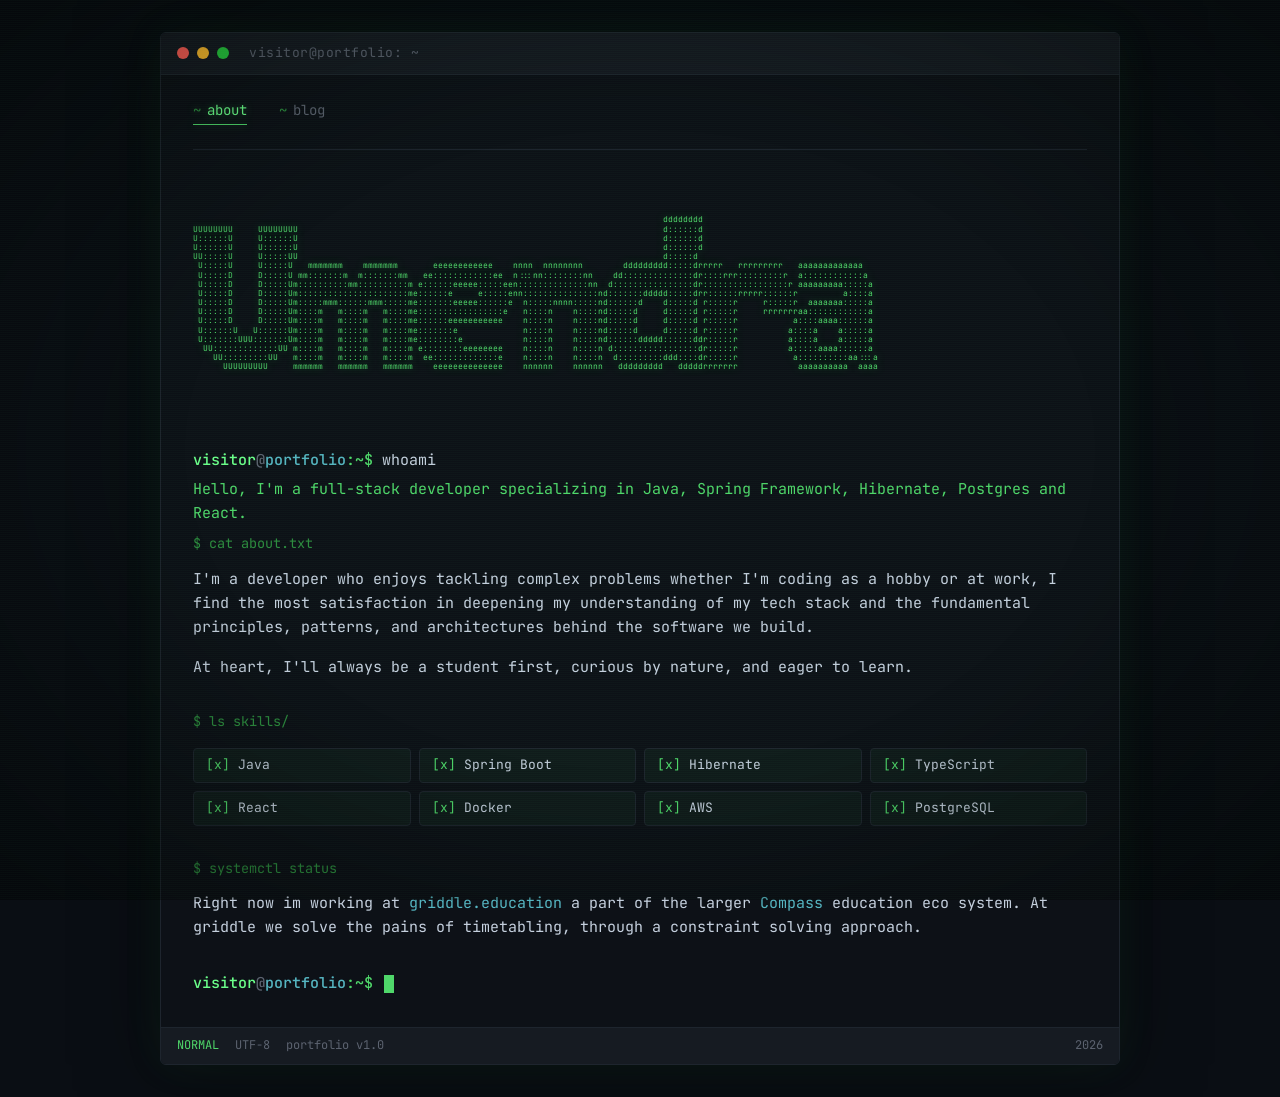
<file: index.html>
<!DOCTYPE html><html lang="en"><head><meta charset="UTF-8"><meta name="viewport" content="width=device-width, initial-scale=1.0"><title>Umendra Rajapakshe</title><link rel="stylesheet" href="/_astro/Terminal.CIzOi2Jt.css"></head><body><div class="terminal-window fade-in"><div class="terminal-titlebar"><div class="terminal-dot red"></div><div class="terminal-dot yellow"></div><div class="terminal-dot green"></div><span class="terminal-title">visitor@portfolio: ~</span></div><div class="terminal-body"><nav class="nav-bar"><a href="/" class="nav-link active">about</a><a href="/blog" class="nav-link">blog</a></nav><div class="hero-row"><div class="ascii-art">
                                                                                              dddddddd                                   
UUUUUUUU     UUUUUUUU                                                                         d::::::d                                   
U::::::U     U::::::U                                                                         d::::::d                                   
U::::::U     U::::::U                                                                         d::::::d                                   
UU:::::U     U:::::UU                                                                         d:::::d                                    
 U:::::U     U:::::U   mmmmmmm    mmmmmmm       eeeeeeeeeeee    nnnn  nnnnnnnn        ddddddddd:::::drrrrr   rrrrrrrrr   aaaaaaaaaaaaa   
 U:::::D     D:::::U mm:::::::m  m:::::::mm   ee::::::::::::ee  n:::nn::::::::nn    dd::::::::::::::dr::::rrr:::::::::r  a::::::::::::a  
 U:::::D     D:::::Um::::::::::mm::::::::::m e::::::eeeee:::::een::::::::::::::nn  d::::::::::::::::dr:::::::::::::::::r aaaaaaaaa:::::a 
 U:::::D     D:::::Um::::::::::::::::::::::me::::::e     e:::::enn:::::::::::::::nd:::::::ddddd:::::drr::::::rrrrr::::::r         a::::a 
 U:::::D     D:::::Um:::::mmm::::::mmm:::::me:::::::eeeee::::::e  n:::::nnnn:::::nd::::::d    d:::::d r:::::r     r:::::r  aaaaaaa:::::a 
 U:::::D     D:::::Um::::m   m::::m   m::::me:::::::::::::::::e   n::::n    n::::nd:::::d     d:::::d r:::::r     rrrrrrraa::::::::::::a 
 U:::::D     D:::::Um::::m   m::::m   m::::me::::::eeeeeeeeeee    n::::n    n::::nd:::::d     d:::::d r:::::r           a::::aaaa::::::a 
 U::::::U   U::::::Um::::m   m::::m   m::::me:::::::e             n::::n    n::::nd:::::d     d:::::d r:::::r          a::::a    a:::::a 
 U:::::::UUU:::::::Um::::m   m::::m   m::::me::::::::e            n::::n    n::::nd::::::ddddd::::::ddr:::::r          a::::a    a:::::a 
  UU:::::::::::::UU m::::m   m::::m   m::::m e::::::::eeeeeeee    n::::n    n::::n d:::::::::::::::::dr:::::r          a:::::aaaa::::::a 
    UU:::::::::UU   m::::m   m::::m   m::::m  ee:::::::::::::e    n::::n    n::::n  d:::::::::ddd::::dr:::::r           a::::::::::aa:::a
      UUUUUUUUU     mmmmmm   mmmmmm   mmmmmm    eeeeeeeeeeeeee    nnnnnn    nnnnnn   ddddddddd   dddddrrrrrrr            aaaaaaaaaa  aaaa
                                                                                                                                         
                                                                                                                                         
                                                                                                                                         
                                                                                                                                         
</div></div><div class="term-output"><div class="term-line"><span class="term-prompt"><span class="user">visitor</span><span class="at">@</span><span class="host">portfolio</span><span class="symbol">:~$</span></span> whoami</div><div class="term-line success">Hello, I'm a full-stack developer specializing in Java, Spring Framework, Hibernate, Postgres and React.</div><!--<div class="term-line comment">// I specialize in Java, Spring Boot, Hibernate and React.</div>--></div><div class="about-section"><div class="section-header"><span class="prefix">$ cat about.txt</span></div><p>I'm a developer who enjoys tackling complex problems whether I'm coding as a hobby or at work, I find the most satisfaction in deepening my understanding of my tech stack and the fundamental principles, patterns, and architectures behind the software we build. </p><p>At heart, I'll always be a student first, curious by nature, and eager to learn.</p></div><div class="about-section"><div class="section-header"><span class="prefix">$ ls skills/</span></div><div class="skills-grid"><div class="skill-item"><span class="check">[x]</span> Java</div><div class="skill-item"><span class="check">[x]</span> Spring Boot</div><div class="skill-item"><span class="check">[x]</span> Hibernate</div><div class="skill-item"><span class="check">[x]</span> TypeScript</div><div class="skill-item"><span class="check">[x]</span> React</div><div class="skill-item"><span class="check">[x]</span> Docker</div><div class="skill-item"><span class="check">[x]</span> AWS</div><div class="skill-item"><span class="check">[x]</span> PostgreSQL</div></div></div><div class="about-section"><div class="section-header"><span class="prefix">$ systemctl status</span></div><p>Right now im working at <a href="https://www.griddle.education/">griddle.education </a> a part of the larger  <a href="https://www.compass.education/">Compass </a>education eco system. At griddle we solve the pains of timetabling, through a constraint solving approach.</p></div><div class="term-output"><div class="term-line"><span class="term-prompt"><span class="user">visitor</span><span class="at">@</span><span class="host">portfolio</span><span class="symbol">:~$</span></span> <span class="typing-cursor"></span></div></div></div><div class="status-line"><div class="status-left"><span class="status-mode">NORMAL</span><span>UTF-8</span><span>portfolio v1.0</span></div><div class="status-right"><span>2026</span></div></div></div></body></html>
</file>
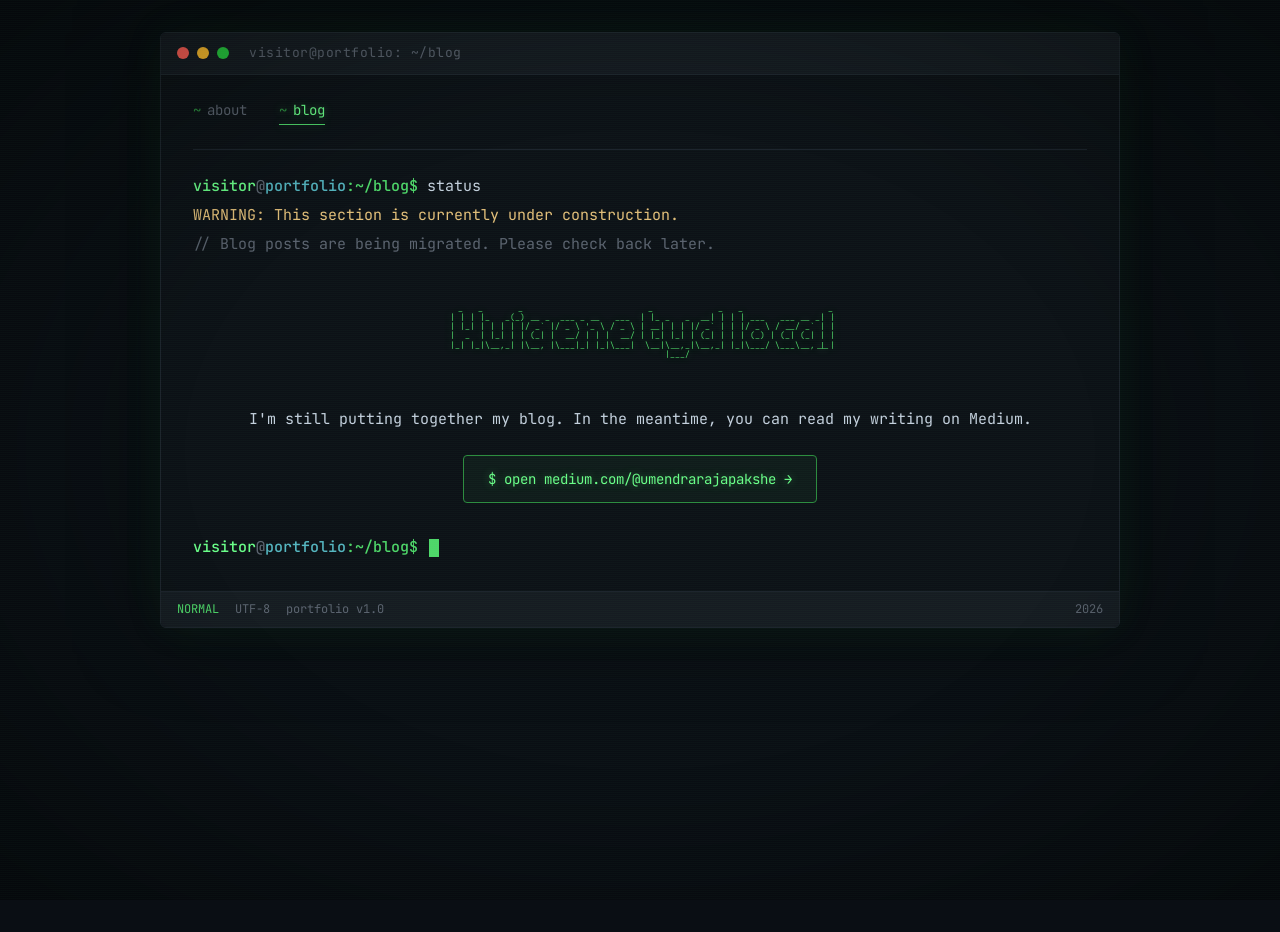
<file: blog/index.html>
<!DOCTYPE html><html lang="en"><head><meta charset="UTF-8"><meta name="viewport" content="width=device-width, initial-scale=1.0"><title>Umendra Rajapakshe</title><link rel="stylesheet" href="/_astro/Terminal.CIzOi2Jt.css"></head><body><div class="terminal-window fade-in"><div class="terminal-titlebar"><div class="terminal-dot red"></div><div class="terminal-dot yellow"></div><div class="terminal-dot green"></div><span class="terminal-title">visitor@portfolio: ~/blog</span></div><div class="terminal-body"><nav class="nav-bar"><a href="/" class="nav-link">about</a><a href="/blog" class="nav-link active">blog</a></nav><div class="term-output"><div class="term-line"><span class="term-prompt"><span class="user">visitor</span><span class="at">@</span><span class="host">portfolio</span><span class="symbol">:~/blog$</span></span> status</div><div class="term-line warning">WARNING: This section is currently under construction.</div><div class="term-line comment">// Blog posts are being migrated. Please check back later.</div></div><div class="ascii-art" style="text-align: center; margin: 2rem 0;">  _   _       _                         _             _   _                 _
 | | | |_   _(_) __ _  ___ _ __   ___  | |_ _   _  __| | | | ___   ___ __ _| |
 | |_| | | | | |/ _` |/ _ \ &#39;_ \ / _ \ | __| | | |/ _` | | |/ _ \ / __/ _` | |
 |  _  | |_| | | (_| |  __/ | | |  __/ | |_| |_| | (_| | | | (_) | (_| (_| | |
 |_| |_|\__,_| |\__, |\___|_| |_|\___|  \__|\__,_|\__,_| |_|\___/ \___\__,_|_|
               |___/</div><div class="about-section" style="text-align: center; margin: 2rem 0;"><p>I'm still putting together my blog. In the meantime, you can read my writing on Medium.</p><p style="margin-top: 1.5rem;"><a href="https://medium.com/@umendrarajapakshe" target="_blank" rel="noopener" style="
        display: inline-block;
        padding: 12px 24px;
        border: 1px solid var(--term-green-dim);
        border-radius: 4px;
        color: var(--term-green-bright);
        font-size: 14px;
        text-shadow: var(--term-glow);
        transition: all 0.25s ease;
        background: rgba(79, 215, 106, 0.05);
      ">$ open medium.com/@umendrarajapakshe &rarr;</a></p></div><div class="term-output" style="margin-top: 2rem;"><div class="term-line"><span class="term-prompt"><span class="user">visitor</span><span class="at">@</span><span class="host">portfolio</span><span class="symbol">:~/blog$</span></span> <span class="typing-cursor"></span></div></div></div><div class="status-line"><div class="status-left"><span class="status-mode">NORMAL</span><span>UTF-8</span><span>portfolio v1.0</span></div><div class="status-right"><span>2026</span></div></div></div></body></html>
</file>
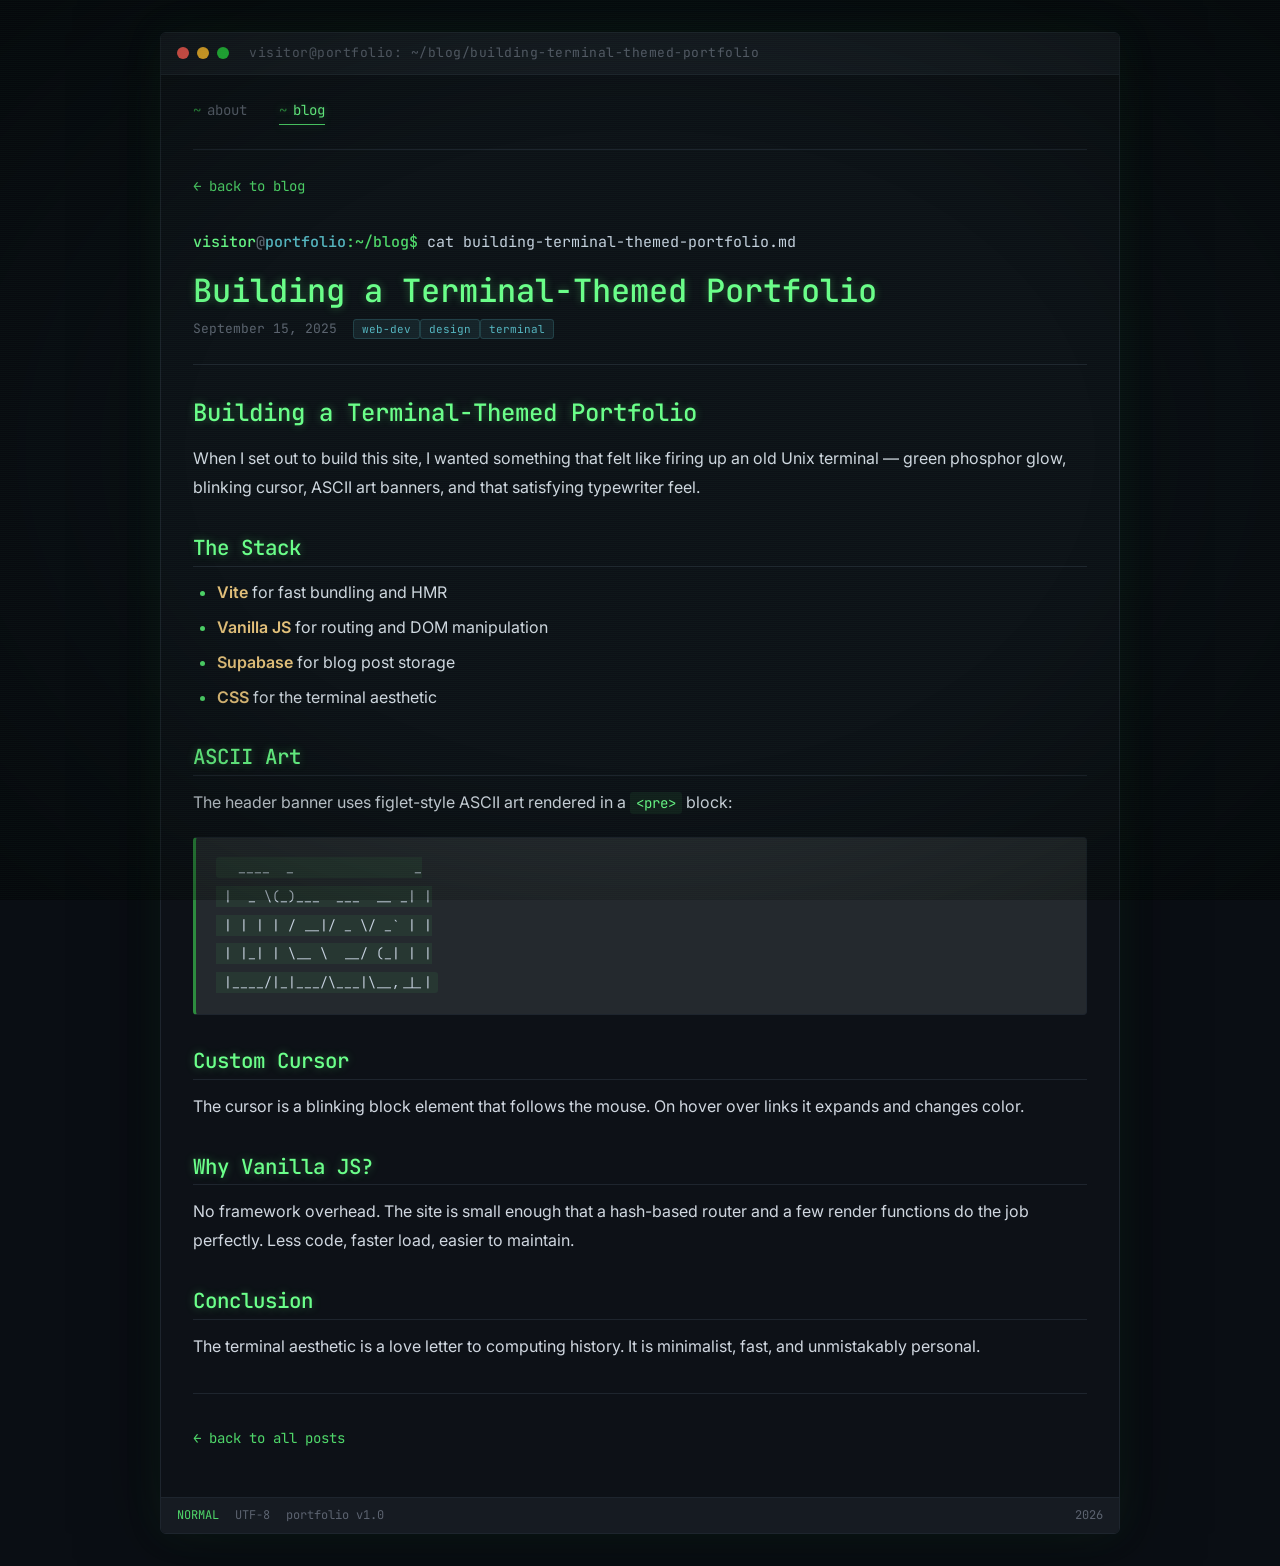
<file: blog/building-terminal-themed-portfolio/index.html>
<!DOCTYPE html><html lang="en"><head><meta charset="UTF-8"><meta name="viewport" content="width=device-width, initial-scale=1.0"><title>Umendra Rajapakshe</title><link rel="stylesheet" href="/_astro/Terminal.CIzOi2Jt.css"></head><body><div class="terminal-window fade-in"><div class="terminal-titlebar"><div class="terminal-dot red"></div><div class="terminal-dot yellow"></div><div class="terminal-dot green"></div><span class="terminal-title">visitor@portfolio: ~/blog/building-terminal-themed-portfolio</span></div><div class="terminal-body"><nav class="nav-bar"><a href="/" class="nav-link">about</a><a href="/blog" class="nav-link active">blog</a></nav><a href="/blog" class="back-link">&larr; back to blog</a><div class="term-output" style="margin-bottom: 1rem;"><div class="term-line"><span class="term-prompt"><span class="user">visitor</span><span class="at">@</span><span class="host">portfolio</span><span class="symbol">:~/blog$</span></span> cat building-terminal-themed-portfolio.md</div></div><article class="fade-in"><div class="article-header"><h1>Building a Terminal-Themed Portfolio</h1><div class="article-meta"><span>September 15, 2025</span><div class="post-tags"><span class="tag">web-dev</span><span class="tag">design</span><span class="tag">terminal</span></div></div></div><div class="article-body"><h1 id="building-a-terminal-themed-portfolio">Building a Terminal-Themed Portfolio</h1>
<p>When I set out to build this site, I wanted something that felt like firing up an old Unix terminal — green phosphor glow, blinking cursor, ASCII art banners, and that satisfying typewriter feel.</p>
<h2 id="the-stack">The Stack</h2>
<ul>
<li><strong>Vite</strong> for fast bundling and HMR</li>
<li><strong>Vanilla JS</strong> for routing and DOM manipulation</li>
<li><strong>Supabase</strong> for blog post storage</li>
<li><strong>CSS</strong> for the terminal aesthetic</li>
</ul>
<h2 id="ascii-art">ASCII Art</h2>
<p>The header banner uses figlet-style ASCII art rendered in a <code>&lt;pre&gt;</code> block:</p>
<pre class="astro-code github-dark" style="background-color:#24292e;color:#e1e4e8; overflow-x: auto;" tabindex="0" data-language="plaintext"><code><span class="line"><span>  ____  _               _</span></span>
<span class="line"><span> |  _ \(_)___  ___  __ _| |</span></span>
<span class="line"><span> | | | | / __|/ _ \/ _` | |</span></span>
<span class="line"><span> | |_| | \__ \  __/ (_| | |</span></span>
<span class="line"><span> |____/|_|___/\___|\__,_|_|</span></span></code></pre>
<h2 id="custom-cursor">Custom Cursor</h2>
<p>The cursor is a blinking block element that follows the mouse. On hover over links it expands and changes color.</p>
<h2 id="why-vanilla-js">Why Vanilla JS?</h2>
<p>No framework overhead. The site is small enough that a hash-based router and a few render functions do the job perfectly. Less code, faster load, easier to maintain.</p>
<h2 id="conclusion">Conclusion</h2>
<p>The terminal aesthetic is a love letter to computing history. It is minimalist, fast, and unmistakably personal.</p>
</div></article><hr><a href="/blog" class="back-link">&larr; back to all posts</a></div><div class="status-line"><div class="status-left"><span class="status-mode">NORMAL</span><span>UTF-8</span><span>portfolio v1.0</span></div><div class="status-right"><span>2026</span></div></div></div></body></html>
</file>
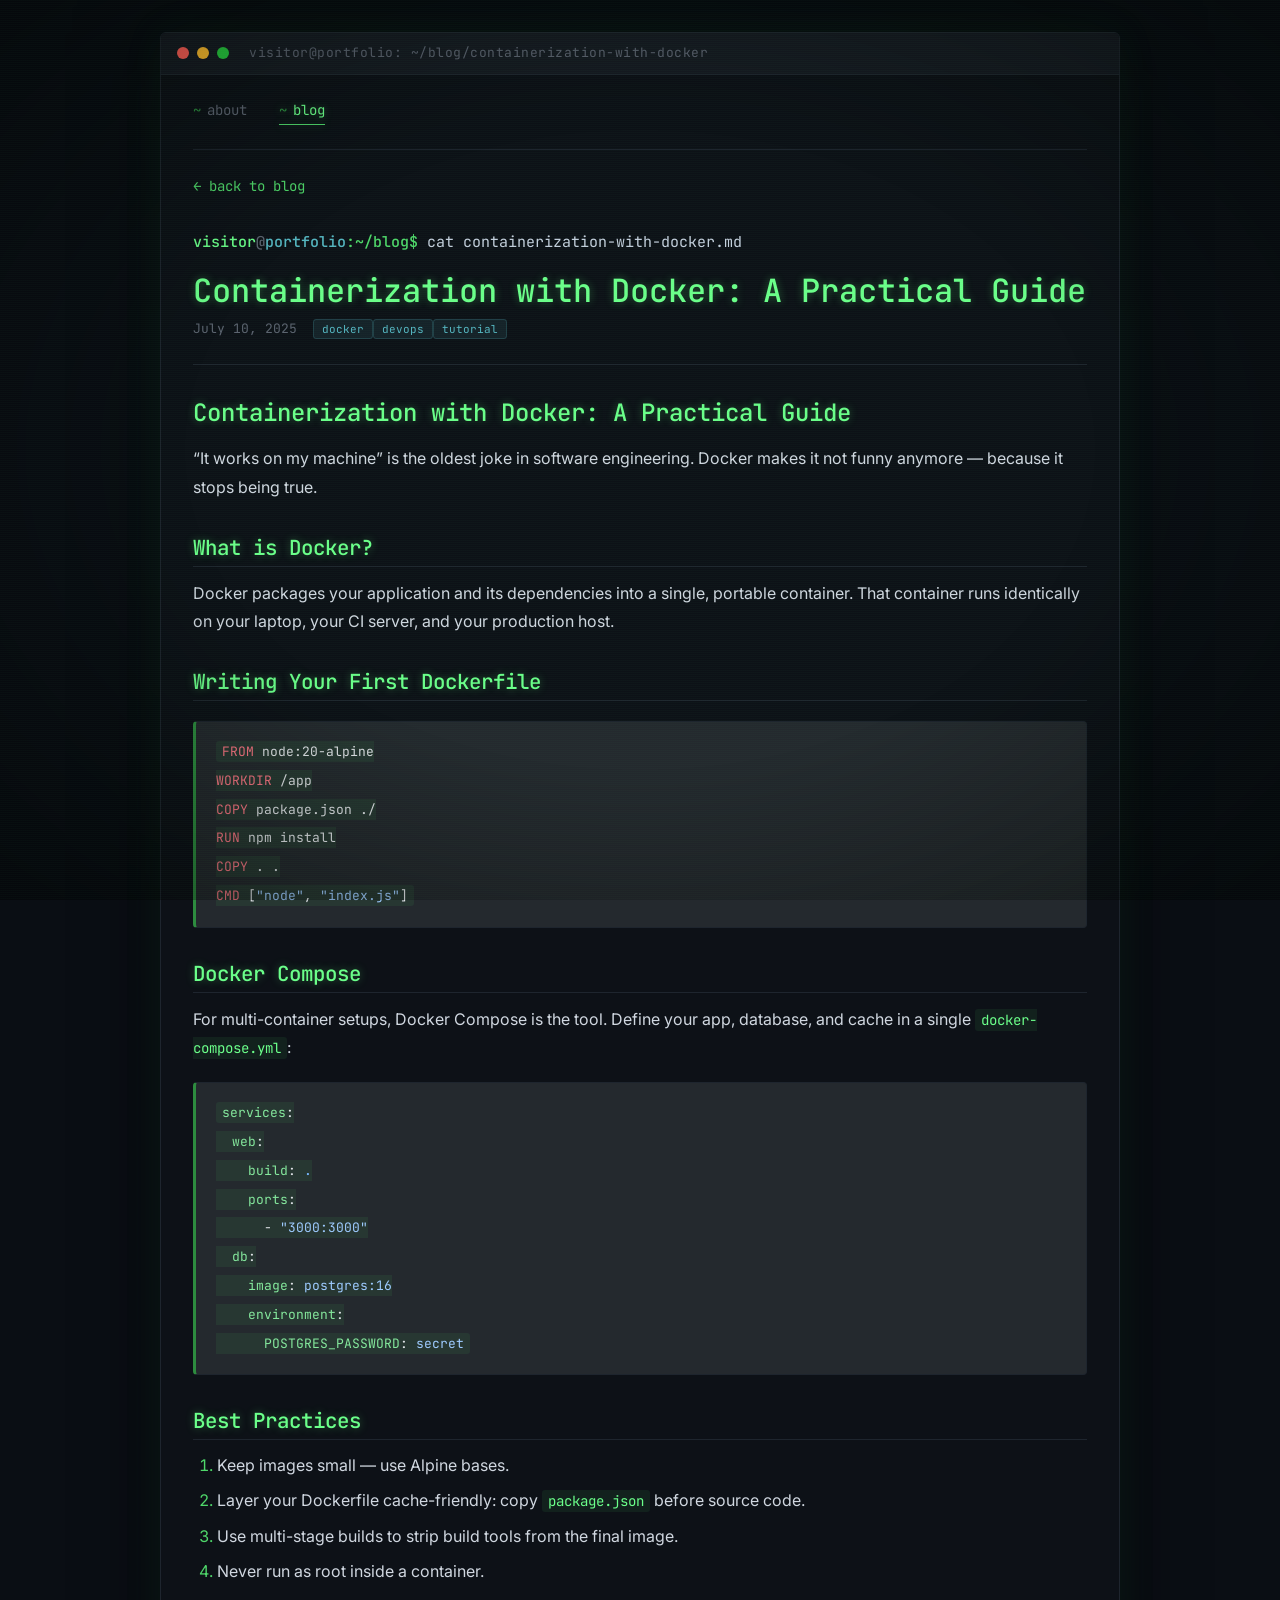
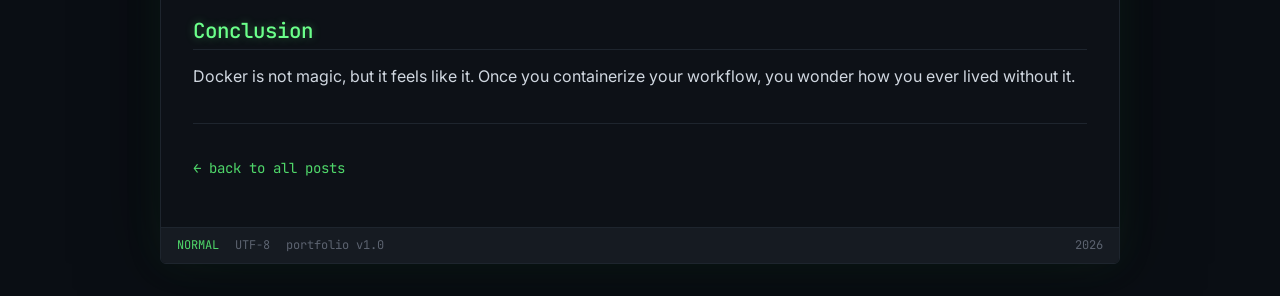
<file: blog/containerization-with-docker/index.html>
<!DOCTYPE html><html lang="en"><head><meta charset="UTF-8"><meta name="viewport" content="width=device-width, initial-scale=1.0"><title>Umendra Rajapakshe</title><link rel="stylesheet" href="/_astro/Terminal.CIzOi2Jt.css"></head><body><div class="terminal-window fade-in"><div class="terminal-titlebar"><div class="terminal-dot red"></div><div class="terminal-dot yellow"></div><div class="terminal-dot green"></div><span class="terminal-title">visitor@portfolio: ~/blog/containerization-with-docker</span></div><div class="terminal-body"><nav class="nav-bar"><a href="/" class="nav-link">about</a><a href="/blog" class="nav-link active">blog</a></nav><a href="/blog" class="back-link">&larr; back to blog</a><div class="term-output" style="margin-bottom: 1rem;"><div class="term-line"><span class="term-prompt"><span class="user">visitor</span><span class="at">@</span><span class="host">portfolio</span><span class="symbol">:~/blog$</span></span> cat containerization-with-docker.md</div></div><article class="fade-in"><div class="article-header"><h1>Containerization with Docker: A Practical Guide</h1><div class="article-meta"><span>July 10, 2025</span><div class="post-tags"><span class="tag">docker</span><span class="tag">devops</span><span class="tag">tutorial</span></div></div></div><div class="article-body"><h1 id="containerization-with-docker-a-practical-guide">Containerization with Docker: A Practical Guide</h1>
<p>“It works on my machine” is the oldest joke in software engineering. Docker makes it not funny anymore — because it stops being true.</p>
<h2 id="what-is-docker">What is Docker?</h2>
<p>Docker packages your application and its dependencies into a single, portable container. That container runs identically on your laptop, your CI server, and your production host.</p>
<h2 id="writing-your-first-dockerfile">Writing Your First Dockerfile</h2>
<pre class="astro-code github-dark" style="background-color:#24292e;color:#e1e4e8; overflow-x: auto;" tabindex="0" data-language="dockerfile"><code><span class="line"><span style="color:#F97583">FROM</span><span style="color:#E1E4E8"> node:20-alpine</span></span>
<span class="line"><span style="color:#F97583">WORKDIR</span><span style="color:#E1E4E8"> /app</span></span>
<span class="line"><span style="color:#F97583">COPY</span><span style="color:#E1E4E8"> package.json ./</span></span>
<span class="line"><span style="color:#F97583">RUN</span><span style="color:#E1E4E8"> npm install</span></span>
<span class="line"><span style="color:#F97583">COPY</span><span style="color:#E1E4E8"> . .</span></span>
<span class="line"><span style="color:#F97583">CMD</span><span style="color:#E1E4E8"> [</span><span style="color:#9ECBFF">"node"</span><span style="color:#E1E4E8">, </span><span style="color:#9ECBFF">"index.js"</span><span style="color:#E1E4E8">]</span></span></code></pre>
<h2 id="docker-compose">Docker Compose</h2>
<p>For multi-container setups, Docker Compose is the tool. Define your app, database, and cache in a single <code>docker-compose.yml</code>:</p>
<pre class="astro-code github-dark" style="background-color:#24292e;color:#e1e4e8; overflow-x: auto;" tabindex="0" data-language="yaml"><code><span class="line"><span style="color:#85E89D">services</span><span style="color:#E1E4E8">:</span></span>
<span class="line"><span style="color:#85E89D">  web</span><span style="color:#E1E4E8">:</span></span>
<span class="line"><span style="color:#85E89D">    build</span><span style="color:#E1E4E8">: </span><span style="color:#79B8FF">.</span></span>
<span class="line"><span style="color:#85E89D">    ports</span><span style="color:#E1E4E8">:</span></span>
<span class="line"><span style="color:#E1E4E8">      - </span><span style="color:#9ECBFF">"3000:3000"</span></span>
<span class="line"><span style="color:#85E89D">  db</span><span style="color:#E1E4E8">:</span></span>
<span class="line"><span style="color:#85E89D">    image</span><span style="color:#E1E4E8">: </span><span style="color:#9ECBFF">postgres:16</span></span>
<span class="line"><span style="color:#85E89D">    environment</span><span style="color:#E1E4E8">:</span></span>
<span class="line"><span style="color:#85E89D">      POSTGRES_PASSWORD</span><span style="color:#E1E4E8">: </span><span style="color:#9ECBFF">secret</span></span></code></pre>
<h2 id="best-practices">Best Practices</h2>
<ol>
<li>Keep images small — use Alpine bases.</li>
<li>Layer your Dockerfile cache-friendly: copy <code>package.json</code> before source code.</li>
<li>Use multi-stage builds to strip build tools from the final image.</li>
<li>Never run as root inside a container.</li>
</ol>
<h2 id="conclusion">Conclusion</h2>
<p>Docker is not magic, but it feels like it. Once you containerize your workflow, you wonder how you ever lived without it.</p>
</div></article><hr><a href="/blog" class="back-link">&larr; back to all posts</a></div><div class="status-line"><div class="status-left"><span class="status-mode">NORMAL</span><span>UTF-8</span><span>portfolio v1.0</span></div><div class="status-right"><span>2026</span></div></div></div></body></html>
</file>
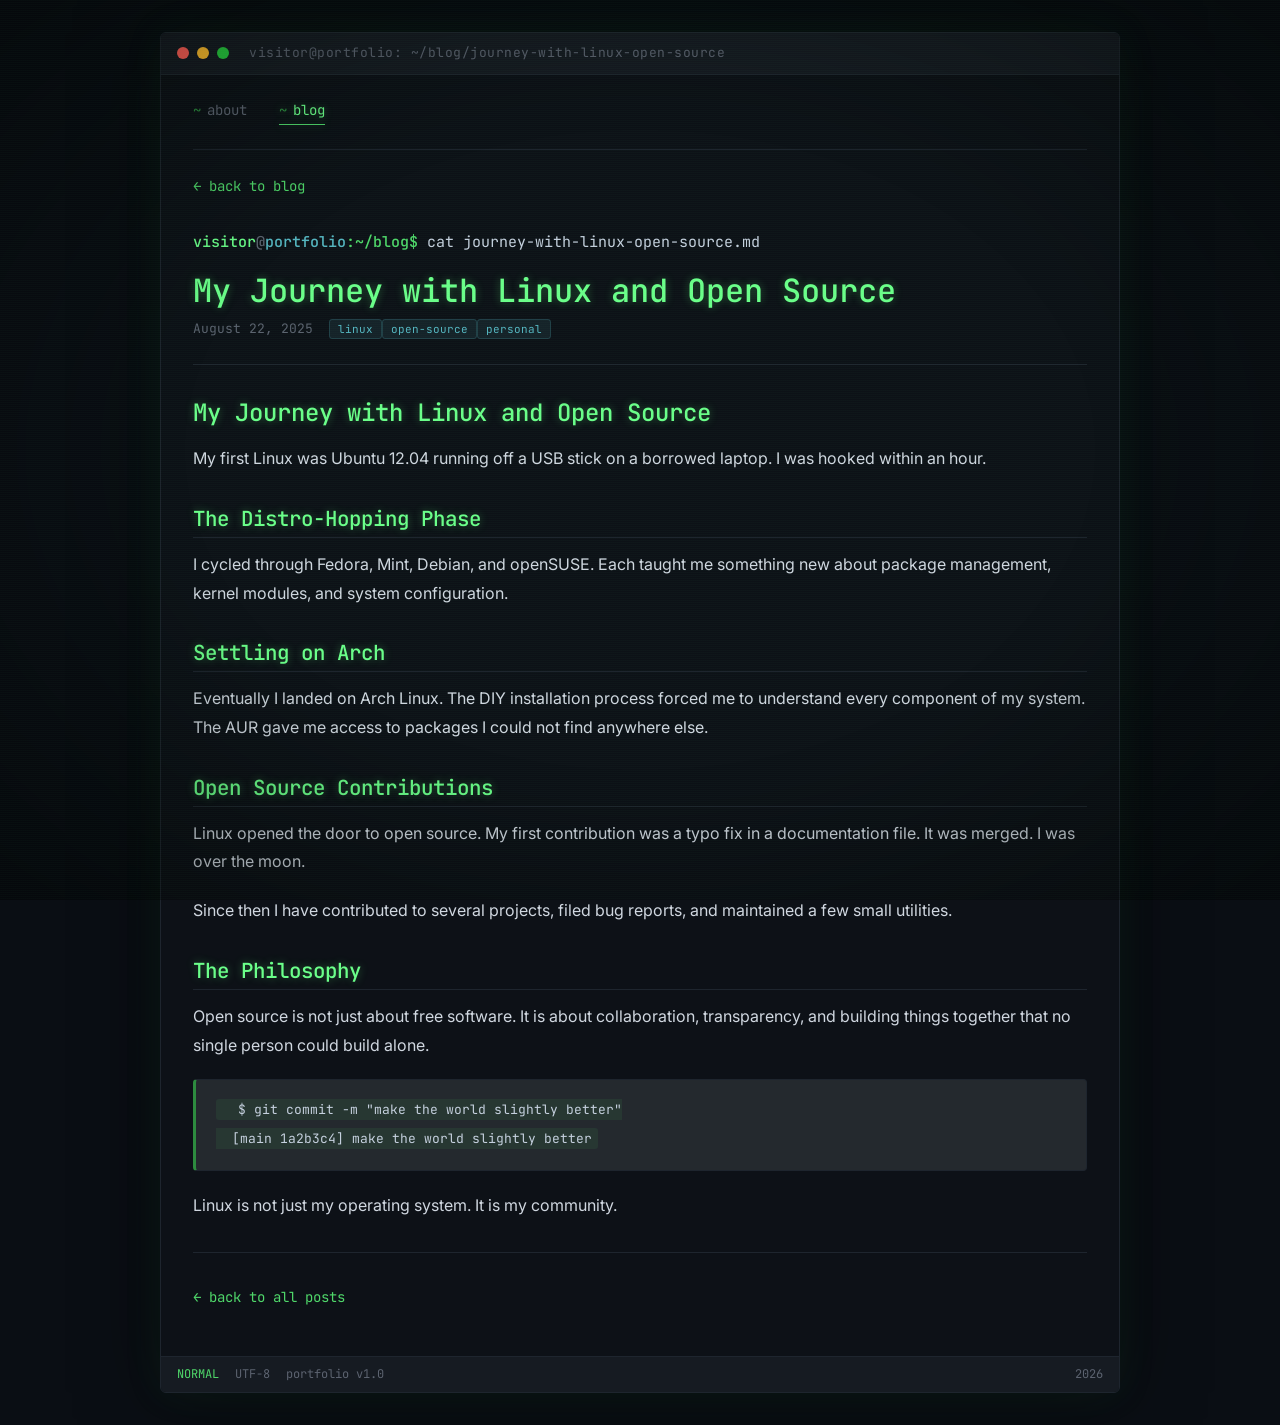
<file: blog/journey-with-linux-open-source/index.html>
<!DOCTYPE html><html lang="en"><head><meta charset="UTF-8"><meta name="viewport" content="width=device-width, initial-scale=1.0"><title>Umendra Rajapakshe</title><link rel="stylesheet" href="/_astro/Terminal.CIzOi2Jt.css"></head><body><div class="terminal-window fade-in"><div class="terminal-titlebar"><div class="terminal-dot red"></div><div class="terminal-dot yellow"></div><div class="terminal-dot green"></div><span class="terminal-title">visitor@portfolio: ~/blog/journey-with-linux-open-source</span></div><div class="terminal-body"><nav class="nav-bar"><a href="/" class="nav-link">about</a><a href="/blog" class="nav-link active">blog</a></nav><a href="/blog" class="back-link">&larr; back to blog</a><div class="term-output" style="margin-bottom: 1rem;"><div class="term-line"><span class="term-prompt"><span class="user">visitor</span><span class="at">@</span><span class="host">portfolio</span><span class="symbol">:~/blog$</span></span> cat journey-with-linux-open-source.md</div></div><article class="fade-in"><div class="article-header"><h1>My Journey with Linux and Open Source</h1><div class="article-meta"><span>August 22, 2025</span><div class="post-tags"><span class="tag">linux</span><span class="tag">open-source</span><span class="tag">personal</span></div></div></div><div class="article-body"><h1 id="my-journey-with-linux-and-open-source">My Journey with Linux and Open Source</h1>
<p>My first Linux was Ubuntu 12.04 running off a USB stick on a borrowed laptop. I was hooked within an hour.</p>
<h2 id="the-distro-hopping-phase">The Distro-Hopping Phase</h2>
<p>I cycled through Fedora, Mint, Debian, and openSUSE. Each taught me something new about package management, kernel modules, and system configuration.</p>
<h2 id="settling-on-arch">Settling on Arch</h2>
<p>Eventually I landed on Arch Linux. The DIY installation process forced me to understand every component of my system. The AUR gave me access to packages I could not find anywhere else.</p>
<h2 id="open-source-contributions">Open Source Contributions</h2>
<p>Linux opened the door to open source. My first contribution was a typo fix in a documentation file. It was merged. I was over the moon.</p>
<p>Since then I have contributed to several projects, filed bug reports, and maintained a few small utilities.</p>
<h2 id="the-philosophy">The Philosophy</h2>
<p>Open source is not just about free software. It is about collaboration, transparency, and building things together that no single person could build alone.</p>
<pre class="astro-code github-dark" style="background-color:#24292e;color:#e1e4e8; overflow-x: auto;" tabindex="0" data-language="plaintext"><code><span class="line"><span>  $ git commit -m "make the world slightly better"</span></span>
<span class="line"><span>  [main 1a2b3c4] make the world slightly better</span></span></code></pre>
<p>Linux is not just my operating system. It is my community.</p>
</div></article><hr><a href="/blog" class="back-link">&larr; back to all posts</a></div><div class="status-line"><div class="status-left"><span class="status-mode">NORMAL</span><span>UTF-8</span><span>portfolio v1.0</span></div><div class="status-right"><span>2026</span></div></div></div></body></html>
</file>
<file: _astro/Terminal.CIzOi2Jt.css>
@import "https://fonts.googleapis.com/css2?family=JetBrains+Mono:wght@300;400;500;700&display=swap";@import "https://fonts.googleapis.com/css2?family=Inter:wght@300;400;500;600;700&display=swap";@import "https://fonts.googleapis.com/css2?family=VT323&display=swap";:root{--term-bg:#0a0e14;--term-bg-alt:#0d1117;--term-fg:#c5d0de;--term-green:#4fd76a;--term-green-dim:#2d8c3f;--term-green-bright:#6bff8a;--term-blue:#5b9bf3;--term-yellow:#e5c07b;--term-red:#ff6b6b;--term-cyan:#56b6c2;--term-magenta:#c678dd;--term-comment:#5c6370;--term-border:#1e252e;--term-glow:0 0 8px #4fd76a66;--term-glow-strong:0 0 12px #4fd76a99, 0 0 24px #4fd76a33;--font-mono:"JetBrains Mono", "Fira Code", "Consolas", monospace;--font-body:"Inter", system-ui, -apple-system, sans-serif;--font-pixel:"VT323", "JetBrains Mono", monospace;--scanline-opacity:.03}*{box-sizing:border-box;margin:0;padding:0}html{scroll-behavior:smooth}body{font-family:var(--font-mono);background-color:var(--term-bg);color:var(--term-fg);min-height:100vh;font-size:15px;line-height:1.6;overflow-x:hidden}body:before{content:"";background:repeating-linear-gradient(0deg, #0000 0px, #0000 1px, rgba(79, 215, 106, var(--scanline-opacity)) 1px, rgba(79, 215, 106, var(--scanline-opacity)) 2px);pointer-events:none;z-index:9999;width:100%;height:100%;position:fixed;top:0;left:0}body:after{content:"";pointer-events:none;z-index:9998;background:radial-gradient(#0000 50%,#0006 100%);width:100%;height:100%;position:fixed;top:0;left:0}.terminal-window{background:var(--term-bg-alt);border:1px solid var(--term-border);border-radius:6px;max-width:960px;margin:2rem auto;overflow:hidden;box-shadow:0 0 40px #4fd76a14,0 0 80px #00000080}.terminal-titlebar{border-bottom:1px solid var(--term-border);user-select:none;background:#161b22;align-items:center;gap:8px;padding:10px 16px;display:flex}.terminal-dot{border-radius:50%;width:12px;height:12px}.terminal-dot.red{background:#ff5f56}.terminal-dot.yellow{background:#ffbd2e}.terminal-dot.green{background:#27c93f}.terminal-title{color:var(--term-comment);letter-spacing:.5px;margin-left:12px;font-size:13px}.terminal-body{min-height:400px;padding:1.5rem 2rem}.ascii-art{font-family:var(--font-mono);color:var(--term-green);text-shadow:var(--term-glow);white-space:pre;user-select:none;padding:1rem 0;font-size:8px;line-height:1.15;overflow-x:auto}.ascii-art.small{font-size:9px}.hero-row{padding:1rem 0;position:relative}.hero-row:before{content:"";opacity:.7;pointer-events:none;background-image:url(https://lh3.googleusercontent.com/a/ACg8ocJy-Qn9oM0De5IrCyAiHrWurYPWaZfY_8Az_6bSAdjDs5PaofTp=s288-c-no);background-position:50%;background-size:cover;border-radius:4px;width:160px;height:160px;position:absolute;top:50%;right:0;transform:translateY(-50%)}.hero-row .ascii-art{z-index:1;position:relative}@media (width<=768px){.hero-row:before{opacity:.12;width:110px;height:110px}}.term-prompt{color:var(--term-green);font-weight:500}.term-prompt .user{color:var(--term-green-bright)}.term-prompt .at{color:var(--term-comment)}.term-prompt .host{color:var(--term-cyan)}.term-prompt .path{color:var(--term-blue)}.term-prompt .symbol{color:var(--term-green)}.typing-cursor{background:var(--term-green);vertical-align:text-bottom;width:10px;height:1.2em;margin-left:2px;animation:1s steps(2,end) infinite blink;display:inline-block}@keyframes blink{0%,50%{opacity:1}50.01%,to{opacity:0}}.nav-bar{border-bottom:1px solid var(--term-border);gap:2rem;margin-bottom:1.5rem;padding:0 0 1.5rem;display:flex}.nav-link{color:var(--term-comment);padding-bottom:4px;font-size:14px;text-decoration:none;transition:color .2s,text-shadow .2s;position:relative}.nav-link:hover{color:var(--term-green);text-shadow:var(--term-glow)}.nav-link.active{color:var(--term-green-bright);text-shadow:var(--term-glow)}.nav-link.active:after{content:"";background:var(--term-green);width:100%;height:1px;box-shadow:var(--term-glow);position:absolute;bottom:0;left:0}.nav-link:before{content:"~";color:var(--term-green-dim);margin-right:6px}h1,h2,h3,h4{color:var(--term-green-bright);text-shadow:var(--term-glow);font-weight:500;line-height:1.3}h1{margin:1.5rem 0 1rem;font-size:1.6rem}h2{margin:1.5rem 0 .75rem;font-size:1.3rem}h3{margin:1rem 0 .5rem;font-size:1.1rem}p{color:var(--term-fg);margin-bottom:1rem}a{color:var(--term-cyan);text-decoration:none;transition:color .2s,text-shadow .2s}a:hover{color:var(--term-green-bright);text-shadow:var(--term-glow)}strong{color:var(--term-yellow);font-weight:500}em{color:var(--term-magenta);font-style:normal}code{font-family:var(--font-mono);color:var(--term-green-bright);background:#4fd76a14;border-radius:3px;padding:2px 6px;font-size:.9em}pre{border:1px solid var(--term-border);border-left:3px solid var(--term-green-dim);background:#06090d;border-radius:4px;margin:1rem 0;padding:1rem 1.25rem;overflow-x:auto}pre code{color:var(--term-fg);background:0 0;padding:0;font-size:13px;line-height:1.5}ul,ol{color:var(--term-fg);margin:.5rem 0 1rem 1.5rem}li{margin-bottom:.4rem}li::marker{color:var(--term-green)}.about-section{margin-bottom:2rem}.section-header{align-items:center;gap:10px;margin-bottom:.75rem;display:flex}.section-header .prefix{color:var(--term-green-dim);font-size:.9em}.section-header h2{margin:0}.skills-grid{grid-template-columns:repeat(auto-fill,minmax(200px,1fr));gap:.5rem;margin:1rem 0;display:grid}.skill-item{border:1px solid var(--term-border);background:#4fd76a0d;border-radius:4px;align-items:center;gap:8px;padding:6px 12px;font-size:13px;transition:border-color .2s,background .2s;display:flex}.skill-item:hover{border-color:var(--term-green-dim);background:#4fd76a1a}.skill-item .check{color:var(--term-green)}.project-card{border:1px solid var(--term-border);background:#4fd76a0a;border-radius:4px;margin-bottom:1rem;padding:1rem 1.25rem;transition:border-color .25s,box-shadow .25s,transform .25s}.project-card:hover{border-color:var(--term-green-dim);transform:translateY(-2px);box-shadow:0 0 20px #4fd76a1a}.project-card h3{margin-top:0}.project-card .project-meta{flex-wrap:wrap;gap:6px;margin-top:.5rem;display:flex}.tag{color:var(--term-cyan);background:#56b6c21a;border:1px solid #56b6c233;border-radius:3px;padding:2px 8px;font-size:11px}.blog-list{margin:0;padding:0;list-style:none}.blog-post-entry{border:1px solid var(--term-border);background:#4fd76a08;border-radius:4px;margin-bottom:.75rem;padding:1.25rem 1.5rem;text-decoration:none;transition:border-color .25s,box-shadow .25s,background .25s,transform .25s;display:block}.blog-post-entry:hover{border-color:var(--term-green-dim);background:#4fd76a12;transform:translate(4px);box-shadow:0 0 20px #4fd76a1a}.blog-post-entry h3{color:var(--term-green-bright);margin:0 0 .5rem}.blog-post-entry .post-meta{color:var(--term-comment);flex-wrap:wrap;align-items:center;gap:16px;margin-bottom:.5rem;font-size:12px;display:flex}.blog-post-entry .post-excerpt{color:var(--term-fg);margin:0;font-size:14px}.blog-post-entry .post-tags{gap:6px;margin-top:.5rem;display:flex}.article-header{border-bottom:1px solid var(--term-border);margin-bottom:2rem;padding-bottom:1.5rem}.article-header h1{color:var(--term-green-bright);text-shadow:var(--term-glow);margin:.5rem 0;font-size:2rem}.article-meta{color:var(--term-comment);flex-wrap:wrap;align-items:center;gap:16px;font-size:13px;display:flex}.article-body{font-family:var(--font-body);color:#d0d7e0;font-size:16px;line-height:1.8}.article-body h1{font-family:var(--font-mono);color:var(--term-green-bright);text-shadow:var(--term-glow);margin:2rem 0 1rem;font-size:1.5rem}.article-body h2{font-family:var(--font-mono);border-bottom:1px solid var(--term-border);color:var(--term-green-bright);text-shadow:var(--term-glow);margin:2rem 0 .75rem;padding-bottom:.3rem;font-size:1.3rem}.article-body h3{font-family:var(--font-mono);color:var(--term-green);text-shadow:none;margin:1.5rem 0 .5rem;font-size:1.15rem}.article-body p{color:#d0d7e0;text-shadow:none;margin-bottom:1.25rem}.article-body strong{color:var(--term-yellow);font-weight:600}.article-body em{color:var(--term-magenta);font-style:italic}.article-body a{color:var(--term-cyan);text-underline-offset:2px;text-decoration:underline}.article-body a:hover{color:var(--term-green-bright)}.article-body ul,.article-body ol{color:#d0d7e0;margin:.5rem 0 1.25rem 1.5rem}.article-body li{margin-bottom:.5rem;line-height:1.7}.article-body li::marker{color:var(--term-green)}.article-body code{font-family:var(--font-mono);color:var(--term-green-bright);background:#4fd76a14;border-radius:3px;padding:2px 6px;font-size:.88em}.article-body pre{margin:1.25rem 0}.article-body pre code{color:var(--term-fg);font-size:13px;line-height:1.5}.article-body blockquote{border-left:3px solid var(--term-green-dim);color:var(--term-comment);background:#4fd76a0a;border-radius:0 4px 4px 0;margin:1.25rem 0;padding:.5rem 1rem;font-style:italic}.article-body hr{border:none;border-top:1px solid var(--term-border);margin:2rem 0}.back-link{color:var(--term-green);align-items:center;gap:6px;margin-bottom:1.5rem;font-size:14px;display:inline-flex}.back-link:hover{color:var(--term-green-bright)}.status-line{border-top:1px solid var(--term-border);color:var(--term-comment);background:#161b22;justify-content:space-between;align-items:center;padding:8px 16px;font-size:12px;display:flex}.status-line .status-left{gap:16px;display:flex}.status-line .status-mode{color:var(--term-green)}.term-output{margin:.5rem 0}.term-line{white-space:pre-wrap;word-break:break-word;margin-bottom:.3rem}.term-line.comment{color:var(--term-comment)}.term-line.success{color:var(--term-green)}.term-line.warning{color:var(--term-yellow)}.fade-in{animation:.4s ease-out fadeIn}@keyframes fadeIn{0%{opacity:0;transform:translateY(8px)}to{opacity:1;transform:translateY(0)}}blockquote{border-left:3px solid var(--term-green-dim);color:var(--term-comment);background:#4fd76a0a;border-radius:0 4px 4px 0;margin:1rem 0;padding:.5rem 1rem;font-style:italic}hr{border:none;border-top:1px solid var(--term-border);margin:2rem 0}::selection{color:var(--term-green-bright);background:#4fd76a40}::-webkit-scrollbar{width:8px;height:8px}::-webkit-scrollbar-track{background:var(--term-bg)}::-webkit-scrollbar-thumb{background:var(--term-green-dim);border-radius:4px}::-webkit-scrollbar-thumb:hover{background:var(--term-green)}@media (width<=768px){body{font-size:13px}.terminal-window{border:none;border-radius:0;margin:0}.terminal-body{padding:1rem 1.25rem}.ascii-art{font-size:8px}.ascii-art.small{font-size:6px}h1{font-size:1.3rem}h2{font-size:1.1rem}.nav-bar{gap:1.25rem}.article-body{font-size:15px}.article-header h1{font-size:1.5rem}.article-body h1{font-size:1.25rem}.article-body h2{font-size:1.15rem}}@media (width<=480px){.terminal-body{padding:.75rem 1rem}.ascii-art{font-size:2px}.skills-grid{grid-template-columns:1fr}.hero-row:before{opacity:.7}}
</file>
